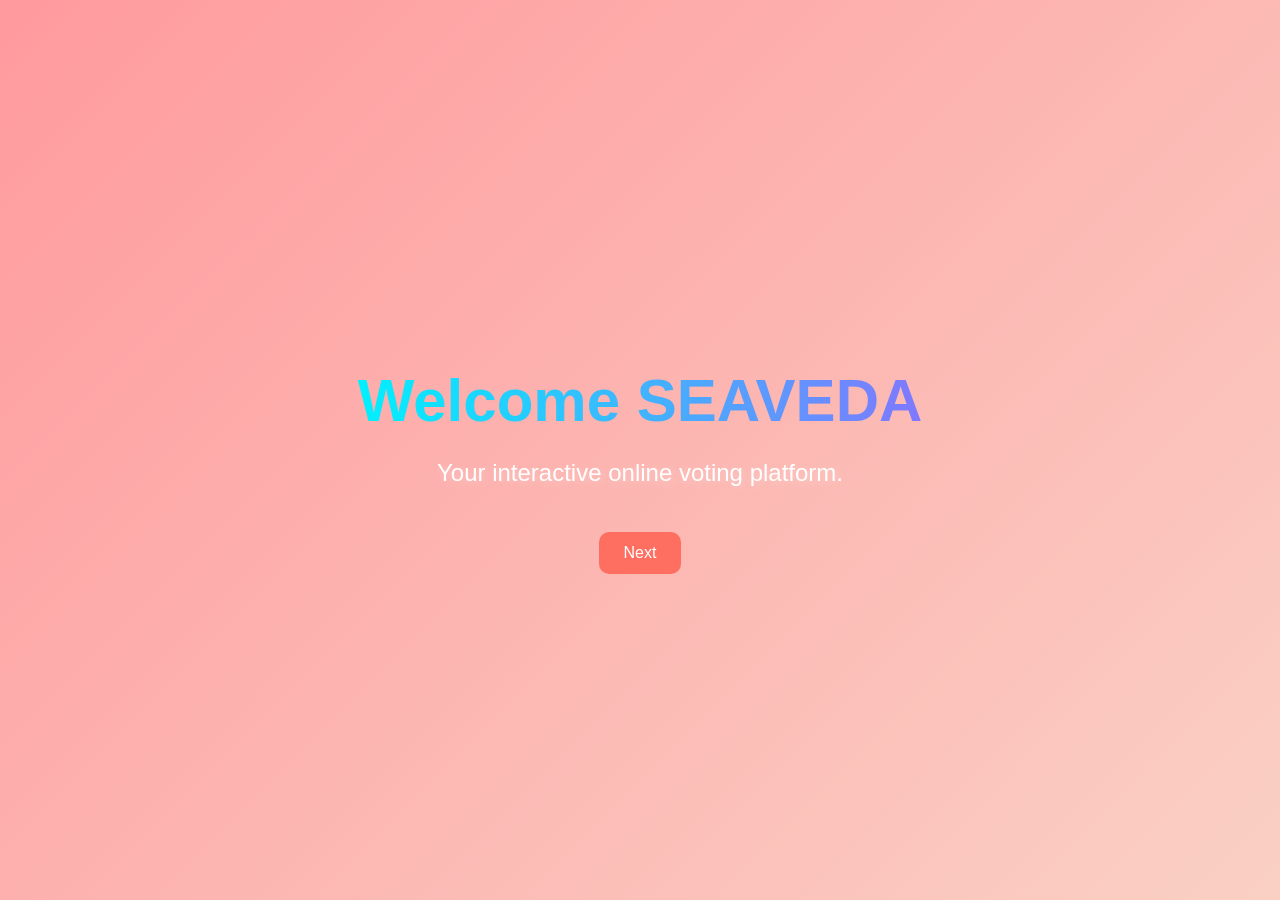
<file: index.html>
<!DOCTYPE html>
<html lang="en">
<head>
  <meta charset="UTF-8">
  <meta name="viewport" content="width=device-width, initial-scale=1.0">
  <title>SEAVEDA - Welcome</title>
  <link rel="stylesheet" href="style.css">
</head>
<body class="welcome-page">
  <div class="container">
    <h1 class="title animate-text"><span>Welcome SEAVEDA</span></h1>
    <p class="subtitle animate-fade">Your interactive online voting platform.</p>
    <a href="login.html" class="btn animate-button">Next</a>
  </div>
</body>
</html>
</file>
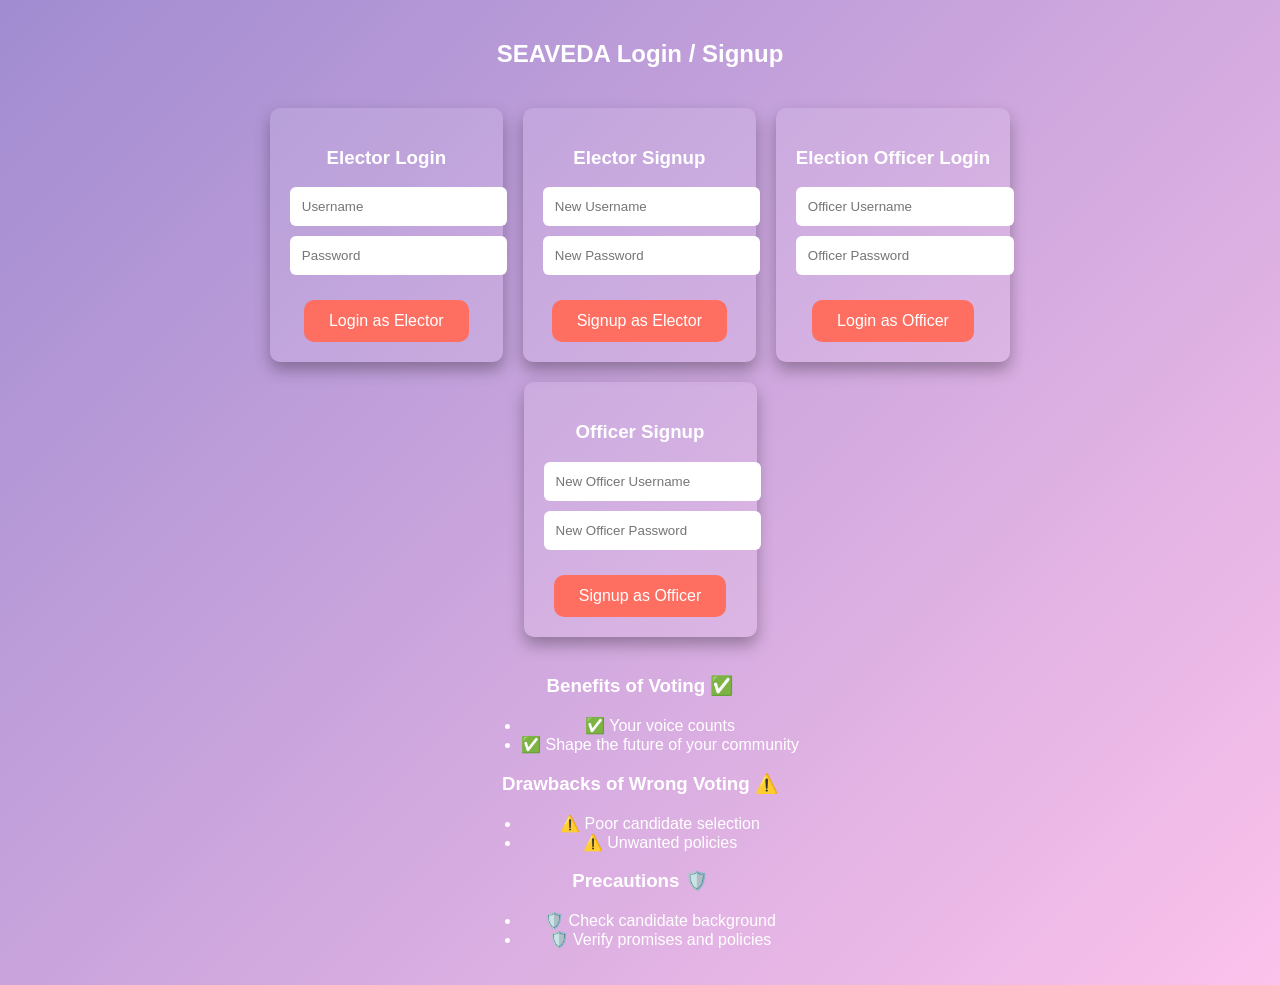
<file: login.html>
<!DOCTYPE html>
<html lang="en">
<head>
  <meta charset="UTF-8">
  <meta name="viewport" content="width=device-width, initial-scale=1.0">
  <title>SEAVEDA - Login & Signup</title>
  <link rel="stylesheet" href="style.css">
</head>
<body class="login-page">
  <div class="container login-container">
    <h2 class="animate-text"><span>SEAVEDA</span> Login / Signup</h2>

    <div class="forms">
      <!-- Elector Login -->
      <form id="electorLoginForm">
        <h3>Elector Login</h3>
        <input type="text" id="electorUsername" placeholder="Username" required>
        <input type="password" id="electorPassword" placeholder="Password" required>
        <button type="submit" class="btn">Login as Elector</button>
      </form>

      <!-- Elector Signup -->
      <form id="electorSignupForm">
        <h3>Elector Signup</h3>
        <input type="text" id="newElectorUsername" placeholder="New Username" required>
        <input type="password" id="newElectorPassword" placeholder="New Password" required>
        <button type="submit" class="btn">Signup as Elector</button>
      </form>

      <!-- Election Officer Login -->
      <form id="officerLoginForm">
        <h3>Election Officer Login</h3>
        <input type="text" id="officerUsername" placeholder="Officer Username" required>
        <input type="password" id="officerPassword" placeholder="Officer Password" required>
        <button type="submit" class="btn">Login as Officer</button>
      </form>

      <!-- Election Officer Signup -->
      <form id="officerSignupForm">
        <h3>Officer Signup</h3>
        <input type="text" id="newOfficerUsername" placeholder="New Officer Username" required>
        <input type="password" id="newOfficerPassword" placeholder="New Officer Password" required>
        <button type="submit" class="btn">Signup as Officer</button>
      </form>
    </div>

    <div class="info-section animate-fade">
      <h3>Benefits of Voting ✅</h3>
      <ul>
        <li>✅ Your voice counts</li>
        <li>✅ Shape the future of your community</li>
      </ul>
      <h3>Drawbacks of Wrong Voting ⚠️</h3>
      <ul>
        <li>⚠️ Poor candidate selection</li>
        <li>⚠️ Unwanted policies</li>
      </ul>
      <h3>Precautions 🛡️</h3>
      <ul>
        <li>🛡️ Check candidate background</li>
        <li>🛡️ Verify promises and policies</li>
      </ul>
    </div>
  </div>

  <script src="script.js"></script>
</body>
</html>
</file>
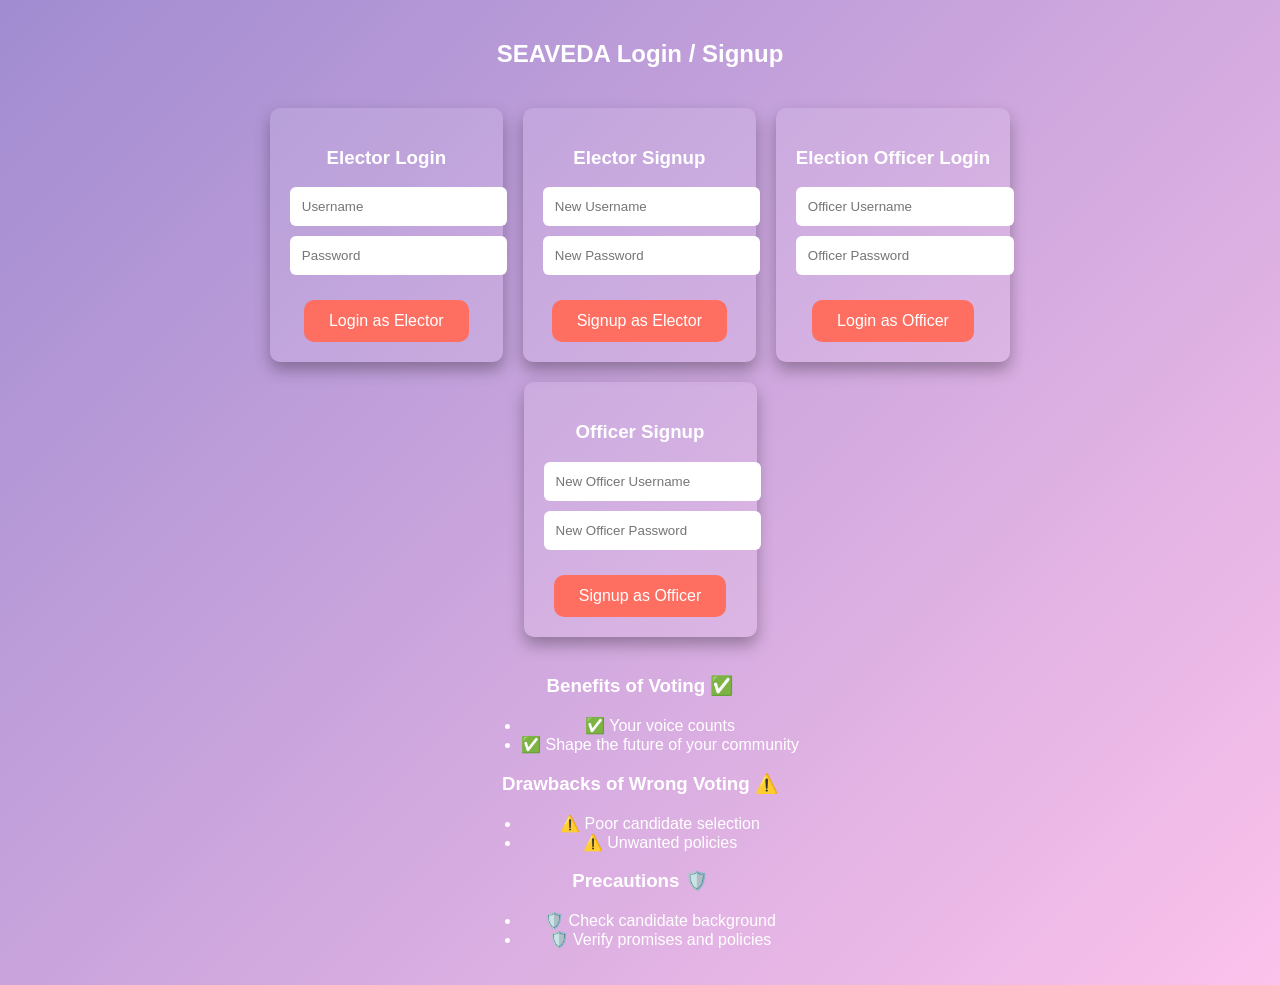
<file: results.html>
<!DOCTYPE html>
<html lang="en">
<head>
  <meta charset="UTF-8">
  <meta name="viewport" content="width=device-width, initial-scale=1.0">
  <title>SEAVEDA - Results</title>
  <link rel="stylesheet" href="style.css">
</head>
<body class="results-page">
  <div class="container">
    <h2 class="animate-text">Voting Results</h2>
    <div id="results" class="results animate-fade"></div>
    <a href="index.html" class="btn">Back to Home</a>
  </div>
  <script src="script.js"></script>
</body>
</html>
</file>
<file: style.css>
/* General Styles */
body {
  margin: 0;
  font-family: 'Segoe UI', Tahoma, Geneva, Verdana, sans-serif;
  display: flex;
  justify-content: center;
  align-items: center;
  min-height: 100vh;
  text-align: center;
  color: #fff;
  overflow-x: hidden;
}
.container {
  max-width: 900px;
  padding: 20px;
}

/* Buttons */
.btn, .vote-btn {
  display: inline-block;
  margin-top: 15px;
  padding: 12px 25px;
  border: none;
  border-radius: 10px;
  font-size: 16px;
  background: #ff6f61;
  color: #fff;
  cursor: pointer;
  transition: 0.3s ease;
  text-decoration: none;
}
.btn:hover, .vote-btn:hover {
  background: #ff3b2f;
}

/* Animations */
@keyframes fadeIn {
  from {opacity: 0;}
  to {opacity: 1;}
}
.animate-fade { animation: fadeIn 2s ease forwards; }
@keyframes textPulse {
  0%,100% {transform: scale(1);}
  50% {transform: scale(1.2);}
}
.animate-text { animation: textPulse 2s infinite; }
.animate-button { animation: fadeIn 2s ease forwards; }

/* Pages Background */
.welcome-page { background: linear-gradient(135deg, #ff9a9e, #fad0c4); }
.login-page { background: linear-gradient(135deg, #a18cd1, #fbc2eb); }
.voting-page { background: linear-gradient(135deg, #43cea2, #185a9d); }
.results-page { background: linear-gradient(135deg, #f7971e, #ffd200); }
/* Welcome Page Title */
.welcome-page .title {
  font-size: 60px; 
  font-weight: bold;
  text-align: center;
  margin-bottom: 20px;
  background: linear-gradient(90deg, #00f0ff, #ff00ff, #ffea00); /* Cyan → Magenta → Yellow */
  background-size: 400% 400%;
  -webkit-background-clip: text;
  -webkit-text-fill-color: transparent;
  animation: gradientMove 6s ease infinite, textPulse 2s infinite;
}

/* Gradient animation for title */
@keyframes gradientMove {
  0% {background-position: 0%;}
  50% {background-position: 100%;}
  100% {background-position: 0%;}
}

/* Text pulse animation */
@keyframes textPulse {
  0%,100% {transform: scale(1);}
  50% {transform: scale(1.15);}
}

/* Subtitle style */
.welcome-page .subtitle {
  font-size: 24px;
  color: #fff;
  margin-bottom: 30px;
  text-shadow: 2px 2px 10px rgba(255,255,255,0.3); 
}


/* Login & Signup Form */
.login-container { display: flex; flex-direction: column; align-items: center; gap: 20px; }
.forms { display: flex; gap: 20px; flex-wrap: wrap; justify-content: center; }
form { background: rgba(255,255,255,0.1); padding: 20px; border-radius: 10px; box-shadow: 0 8px 16px rgba(0,0,0,0.3); }
input { display: block; width: 100%; margin: 10px 0; padding: 12px; border-radius: 6px; border: none; }

/* Candidates */
.candidates { display: flex; justify-content: center; flex-wrap: wrap; gap: 20px; margin-top: 20px; }
.card { background: rgba(255, 255, 255, 0.1); padding: 15px; border-radius: 12px; width: 200px; box-shadow: 0 6px 12px rgba(0,0,0,0.2); transition: transform 0.3s ease; }
.card:hover { transform: translateY(-10px); }
.card img { width: 100%; border-radius: 10px; }

/* Results */
.results { display: flex; justify-content: center; flex-wrap: wrap; gap: 20px; margin-top: 20px; }
.result-card { background: rgba(255, 255, 255, 0.2); padding: 20px; border-radius: 10px; width: 200px; }
.winner { border: 3px solid gold; background: rgba(255,215,0,0.3); }

/* Thank You */
.thank-you { margin-top: 20px; font-size: 20px; color: #fff; }
</file>
